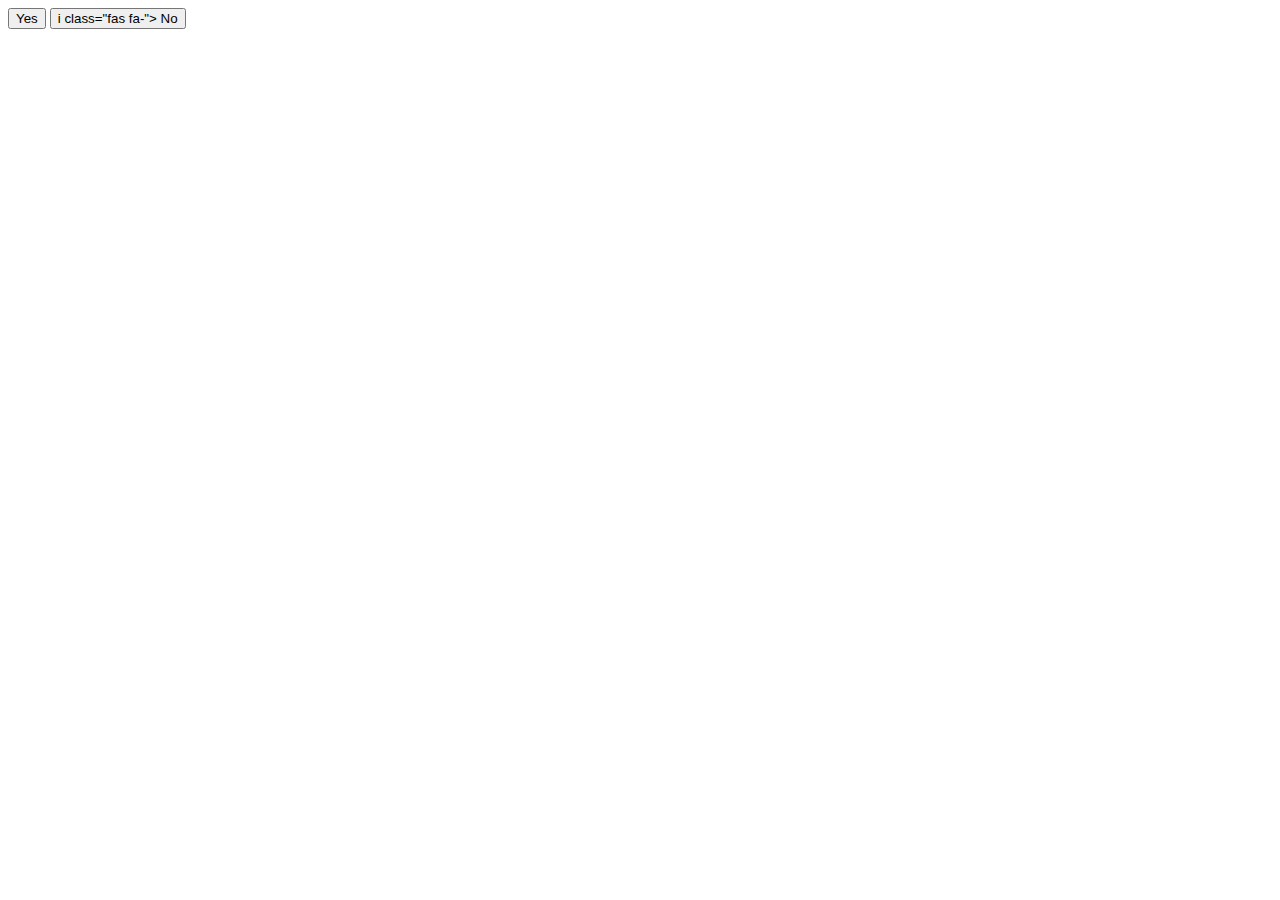
<file: black_page.html>
<!DOCTYPE html>
<html lang="en-us">
    <head>
        <meta charset="utf-8">
        <meta name="viewport" content="width=device-width, initial-scale=1.0">
        <meta name="copyright" content="This is property of M.Joshua Bsc. Owner of CyberNet Industries">
        <style>
            /*css styles here */
            /* make the body have a blue white theme. Cartoon-like yet aesthetic. Include a repetitive 'drop of water loading animation'*/
        </style>
    </head>
    <body>
        <div>
            <b id="error-statement"></b>
            <div>
                <button id="consent-btn"><i class="fas fa-"></i> Yes</button>
                <button id="Deny-btn">i class="fas fa-"></i> No</button>
        </div>
        </div>
        <div class="hidden-class" style="display: none;">
            <b>Kindly enter either below: </b>
            <form id="contact-info" method="POST" action=" url '">
                <label for="email">Enter your email</label>
                <input name="email" type="email" id="email" placeholder="johndoe123@gmail.com">
                <label for="phone-number">Enter your phone number</label>
                <input id="number" name="phone-number" type="numberical" placeholder="">
            </form>
            <button id="submit-btn" type="submit">Confirm</button>
        </div>
    </body>
    <script>
        class custom_text {
            animated_text = function (self){
                self.error_statement = ""
                self.full_error_statement = "This page is currently being updated. We will notify you when all updates are complete. Do you consent?"
                self.index = 0
            }

            type_next_character = function(self) {
                while (self.index < length(self.full_error_statement)) {
                    self.error_statement += self.full_error_statement[self.index]
                    self.index += 1
                }
                return self.error_statement
            }
        }
        //page reloading listener here....
        //When page reloads the custom text class is called to write the respective text
        document.getElementById(error-statement) //...to print out the b on the screen

        document.getElementById('constent-btn').addEventListener('click', () => {
            //unhide the contact info form and call a fetch link to django as follows
            email = document.getElementById('email').value;
            phone_number = document.getElementById('number').value;

            fetch('/consent-link', ()=> {
                headers = {
                    'content-type': 'application/json',
                    'X-CSRFToken': ''
                },
                payload = {
                    'email': email,
                    'phone_number': phone_number, //if either or all are present
                }
            }).then() // print a thanl you message and do as the deny-btn below
        })
        document.getElementById('Deny-btn').addEventListener('click', () => {
            //print a thank you message then...
            window.location.href = '/M.Joshua/'
        })

    </script>
</html>
</file>
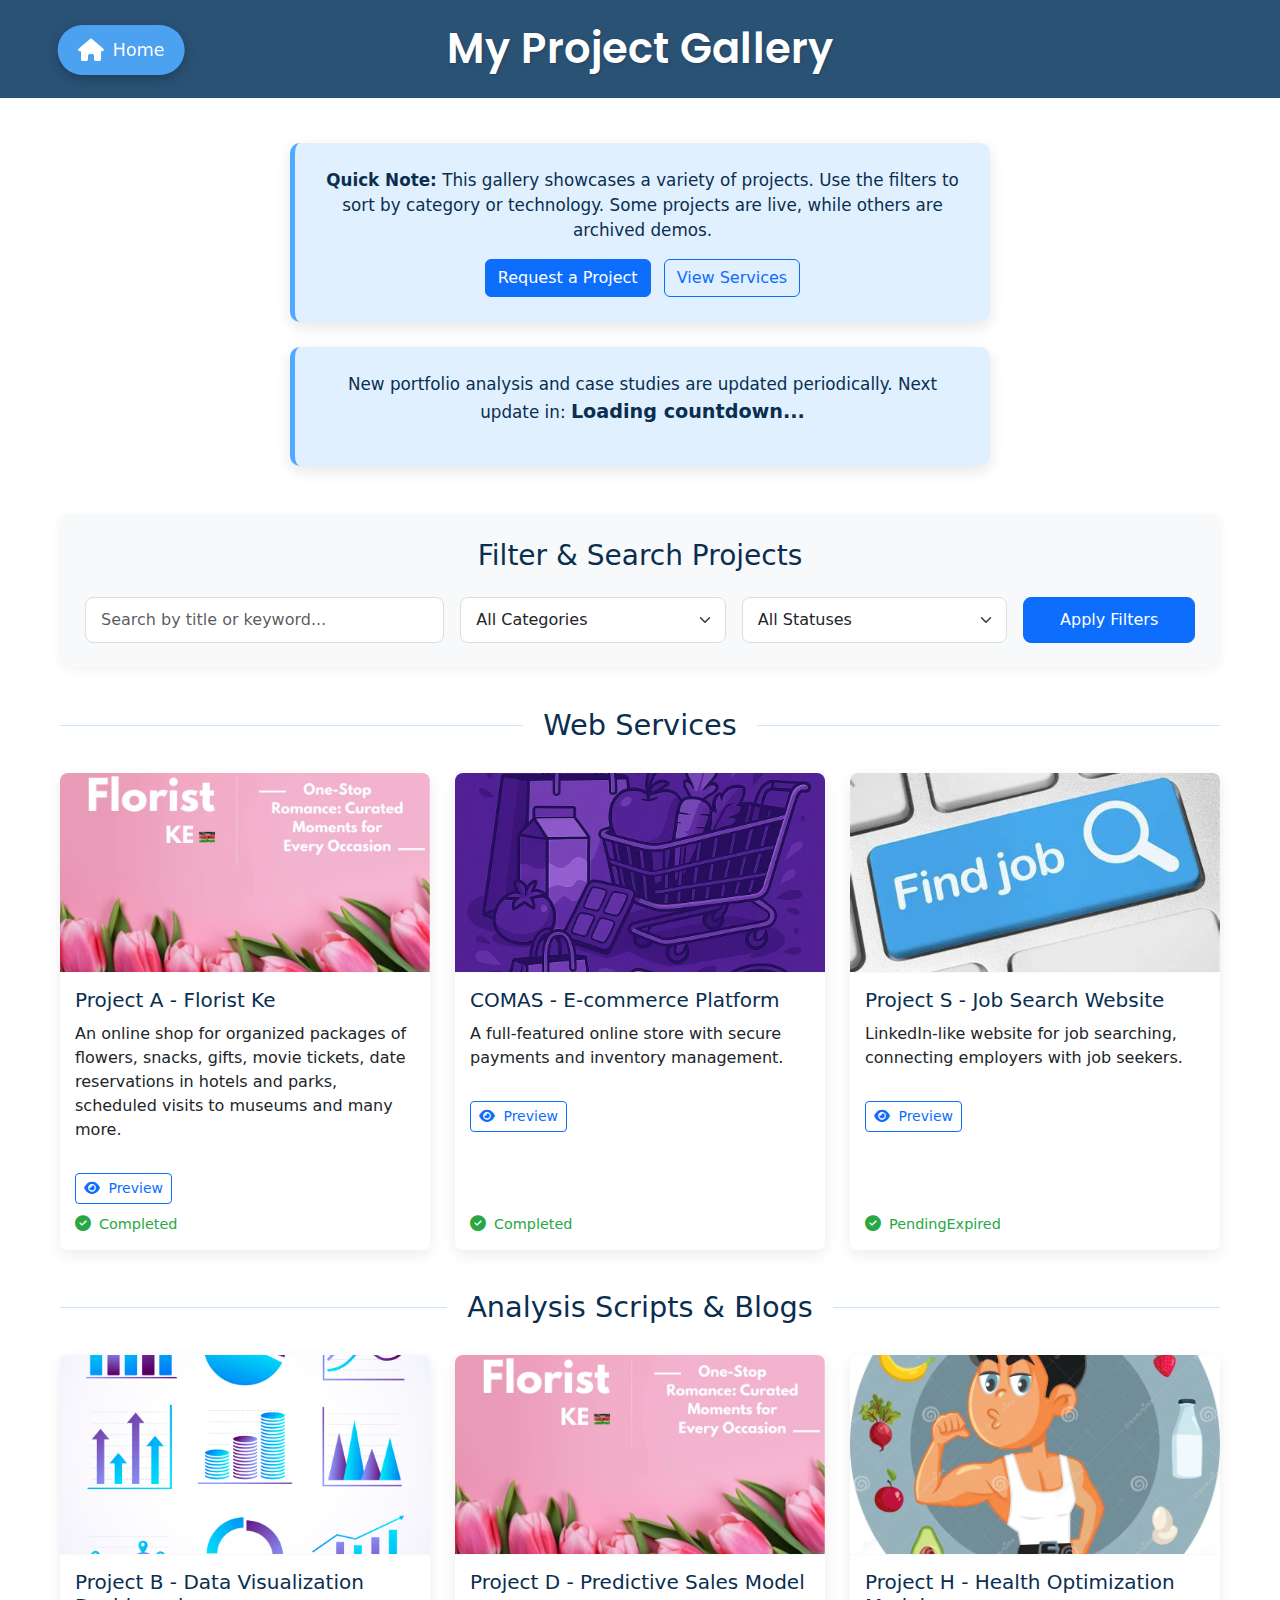
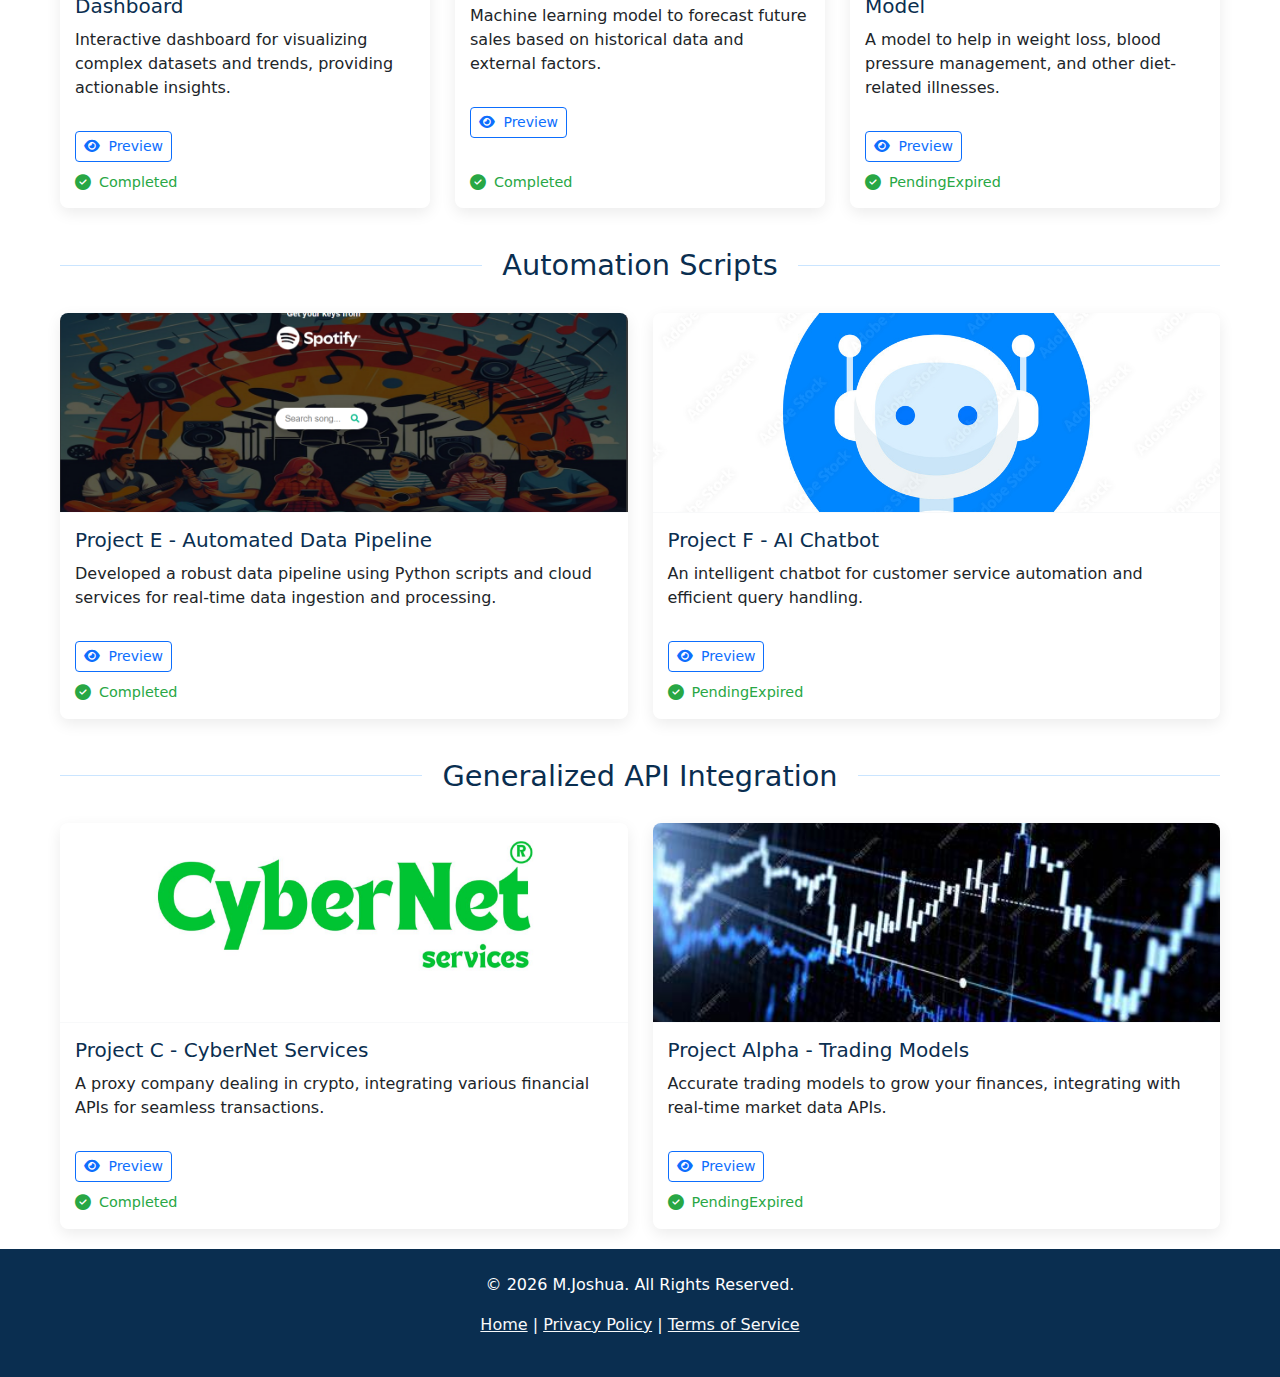
<file: Gallery.html>
<!DOCTYPE html>
<html lang="en-us">
<head>
    <meta charset="utf-8">
    <meta name="viewport" content="width=device-width, initial-scale=1.0">
    <title>Project Gallery - M.Joshua</title>
    
    <!-- Bootstrap CSS -->
    <link href="https://cdn.jsdelivr.net/npm/bootstrap@5.3.3/dist/css/bootstrap.min.css" rel="stylesheet">
    <!-- Font Awesome CSS -->
    <link rel="stylesheet" href="https://cdnjs.cloudflare.com/ajax/libs/font-awesome/6.5.2/css/all.min.css">
    <!-- Google Fonts -->
    <link href="https://fonts.googleapis.com/css2?family=Open+Sans:wght@400;700&family=Poppins:wght@400;600;700&display=swap" rel="stylesheet">
    <style>
        /* CSS Variables */
        :root {
            --primary-blue: #50aaff;
            --primary-blue-rgb: 80, 170, 255;
            --dark-blue: #0a2e50;
            --dark-blue-lighter: #2a5275;
            --white: #ffffff;
            --light-gray: #f8f9fa;
            --text-color: #333;
            --gradient-start: #e0f0ff;
        }

        /* General Page Structure for Gallery */
        .gallery-page {
            display: flex;
            flex-direction: column;
            min-height: 100vh;
            background-color: var(--white);
        }

        .page-container {
            display: flex;
            flex-direction: column;
            flex-grow: 1;
            position: relative;
        }

        /* Fixed Home Link */
        .fixed-home-link {
            position: fixed;
            top: 25px;
            left: 5%;
            transform: translateX(-5%);
            background-color: rgba(var(--primary-blue-rgb), 0.9);
            color: var(--white);
            padding: 12px 20px;
            border-radius: 25px;
            box-shadow: 0 4px 12px rgba(0,0,0,0.25);
            z-index: 1050;
            transition: all 0.3s ease;
            font-size: 1.1rem;
            font-weight: 500;
            display: flex;
            align-items: center;
            text-decoration: none;
        }

        .fixed-home-link i {
            font-size: 1.4rem;
            margin-right: 10px;
        }

        .fixed-home-link:hover {
            background-color: var(--dark-blue);
            color: var(--white);
            transform: translateX(-5%) scale(1.05);
            box-shadow: 0 6px 15px rgba(0,0,0,0.3);
            text-decoration: none;
        }

        /* Gallery Header Styling */
        .gallery-header {
            background: var(--dark-blue-lighter);
            padding: 25px 20px;
            margin-bottom: 0;
            position: relative;
            z-index: 10;
        }

        .gallery-header h4 {
            text-align: center;
            font-size: 2.6rem;
            color: var(--white);
            font-family: 'Poppins', sans-serif;
            font-weight: 600;
            margin-bottom: 0;
            text-shadow: 1px 1px 3px rgba(0,0,0,0.2);
            letter-spacing: 0.5px;
        }

        /* Wavy Background Area for Info Cards (Small Screens Only) */
        .info-cards-wavy-background-area {
            position: absolute; /* Position absolutely to sit behind content */
            top: 0; /* Align to top of its relative parent */
            left: 0;
            width: 100%;
            height: 250px; /* Adjust height based on content it should cover */
            background: linear-gradient(to bottom, var(--dark-blue-lighter) 0%, var(--primary-blue) 70%, var(--white) 100%);
            z-index: 1; /* Below main-content and fixed elements */
            overflow: hidden;
            /* Apply only on small screens */
            display: none; /* Hidden by default */
        }

        .info-cards-wavy-background-area::after {
            content: '';
            position: absolute;
            bottom: 0;
            left: 0;
            width: 100%;
            height: 80px;
            background-image: url("data:image/svg+xml,%3Csvg xmlns='http://www.w3.org/2000/svg' viewBox='0 0 1440 320'%3E%3Cpath fill='%23ffffff' fill-opacity='1' d='M0,128L480,224L960,128L1440,224L1440,320L960,320L480,320L0,320Z'%3E%3C/path%3E%3C/svg%3E");
            background-repeat: no-repeat;
            background-position: bottom;
            background-size: 100% 80px;
            z-index: 2;
        }

        /* Main Content Area */
        .main-content {
            flex-grow: 1;
            padding: 20px;
            max-width: 1200px;
            margin: 0 auto;
            width: 100%;
            position: relative;
            z-index: 5;
        }

        /* Info Card Styling */
        .info-card {
            background-color: var(--gradient-start);
            border-left: 5px solid var(--primary-blue);
            padding: 25px;
            margin: 25px auto;
            border-radius: 10px;
            max-width: 700px;
            text-align: center;
            box-shadow: 0 5px 15px rgba(0,0,0,0.1);
            z-index: 3; /* Ensure it's above the wavy background when active */
        }

        .info-card p {
            margin-bottom: 15px;
            color: var(--dark-blue);
            font-size: 1.05rem;
        }

        .info-card b {
            color: var(--dark-blue);
            font-weight: 600;
        }

        .notification-actions a {
            text-decoration: none;
            font-weight: 500;
            transition: background-color 0.3s ease, color 0.3s ease;
        }

        .analysis-countdown-card b {
            font-size: 1.2rem;
        }

        /* Section Heading with Lines */
        .section-heading {
            text-align: center;
            margin-top: 40px;
            margin-bottom: 30px;
            font-size: 1.8rem;
            color: var(--dark-blue);
            position: relative;
            display: flex;
            align-items: center;
            justify-content: center;
        }

        .section-heading span {
            padding: 0 20px;
            background-color: var(--white);
            z-index: 1;
        }

        .section-heading::before,
        .section-heading::after {
            content: '';
            flex-grow: 1;
            height: 1px;
            background-color: rgba(var(--primary-blue-rgb), 0.3);
            z-index: 0;
        }

        .section-heading::before {
            margin-right: -10px;
        }

        .section-heading::after {
            margin-left: -10px;
        }

        /* Filter and Search Section */
        .filter-search-section {
            background-color: var(--light-gray);
            padding: 25px;
            border-radius: 10px;
            margin-bottom: 40px;
            box-shadow: 0 2px 10px rgba(0,0,0,0.05);
        }

        .filter-search-section .form-control,
        .filter-search-section .form-select {
            border-radius: 8px;
            border: 1px solid #ddd;
            padding: 10px 15px;
            font-size: 1rem;
        }

        .filter-search-section .btn {
            border-radius: 8px;
            padding: 10px 20px;
            font-size: 1rem;
        }

        /* Project Grid */
        .project-grid {
            display: grid;
            grid-template-columns: repeat(auto-fit, minmax(300px, 1fr));
            gap: 25px;
            margin-top: 20px;
        }

        /* Project Card */
        .project-card {
            background-color: var(--white);
            border-radius: 8px;
            box-shadow: 0 5px 15px rgba(0,0,0,0.08);
            overflow: hidden;
            transition: transform 0.3s ease, box-shadow 0.3s ease;
            display: flex;
            flex-direction: column;
        }

        .project-card:hover {
            transform: translateY(-5px);
            box-shadow: 0 8px 20px rgba(var(--primary-blue-rgb), 0.2);
        }

        .project-image {
            width: 100%;
            height: 200px;
            object-fit: cover;
            border-bottom: 1px solid var(--light-gray);
            transform-origin: top center;
            transition: transform 0.3s ease;
        }

        .project-image.zoomed {
            transform: scale(1.2);
        }

        .project-info {
            padding: 15px;
            flex-grow: 1;
            display: flex;
            flex-direction: column;
        }

        .project-info h5 {
            margin-top: 0;
            margin-bottom: 10px;
            color: var(--dark-blue);
            font-size: 1.25rem;
        }

        .project-info .btn-preview {
            margin-top: 15px;
            align-self: flex-start;
        }

        .project-status {
            margin-top: auto;
            padding-top: 10px;
            font-size: 0.9rem;
            display: flex;
            align-items: center;
        }

        .project-status i {
            margin-right: 8px;
            font-size: 1.1em;
        }

        .status-done { color: #28a745; }
        .status-done i { color: #28a745; }
        .status-pending { color: #ffc107; }
        .status-pending i { color: #ffc107; }

        .status-pending .countdown-timer {
            font-weight: bold;
            color: var(--text-color);
            margin-left: 5px;
        }

        /* Footer Styling Adjustments */
        .footer-section {
            background-color: var(--dark-blue);
            color: var(--white);
            width: 100%;
            padding: 20px 0;
            position: relative;
            z-index: 10;
        }

        .footer-link {
            color: var(--light-gray);
            transition: color 0.3s ease;
        }

        .footer-link:hover {
            color: var(--primary-blue);
            text-decoration: none;
        }

        .footer-link i {
            transition: transform 0.3s ease;
        }

        .footer-link:hover i {
            transform: scale(1.1);
        }

        /* Responsive Adjustments */
        @media (max-width: 991.98px) {
            .project-grid {
                grid-template-columns: 1fr;
            }
            .section-heading span {
                padding: 0 10px;
            }
            .gallery-header h4 {
                font-size: 2.2rem;
            }
            .fixed-home-link {
                left: 15px !important;
                transform: none;
                padding: 10px 15px;
                font-size: 1rem;
            }
            .fixed-home-link i {
                font-size: 1.2rem;
                margin-right: 8px;
            }
            .info-card {
                margin-left: 10px;
                margin-right: 10px;
                padding: 20px;
            }
            .project-info .btn-preview {
                align-self: stretch;
                text-align: center;
            }
            /* Show wavy background area on small screens */
            .info-cards-wavy-background-area {
                display: block;
            }
        }

        @media (max-width: 768px) {
            .filter-search-section .col-md-auto {
                margin-bottom: 15px; /* Add space between stacked filter elements */
            }
        }
        @media (max-width: 575.98px) {
            .gallery-header h4 {
                font-size: 1.8rem;
            }
            .fixed-home-link {
                top: 15px;
                padding: 8px 12px;
                font-size: 0.9rem;
            }
            .fixed-home-link i {
                font-size: 1rem;
            }
            .info-card {
                margin-left: 5px;
                margin-right: 5px;
                padding: 15px;
            }
            .info-card p {
                font-size: 0.95rem;
            }
            .info-cards-wavy-background-area {
                height: 200px; /* Adjust height for very small screens */
            }
            .info-cards-wavy-background-area::after {
                height: 60px; /* Adjust wave height */
                background-size: 100% 60px;
            }
        }
    </style>
</head>
<body class="gallery-page">

    <!-- Fixed Home Link -->
    <a href="/" class="fixed-home-link" title="Back to Home">
        <i class="fas fa-home"></i> Home
    </a>

    <div class="page-container">
        <header class="gallery-header py-4">
            <div class="container text-center">
                <h4>My Project Gallery</h4>
            </div>
        </header>

        <!-- Wavy Background Area (Visible only on small screens) -->
        <div class="info-cards-wavy-background-area d-lg-none"></div>
            
        <main class="main-content">
            <!-- Notification Card -->
            <div class="info-card notification-card">
                <p><b>Quick Note:</b> This gallery showcases a variety of projects. Use the filters to sort by category or technology. Some projects are live, while others are archived demos.</p>
                <div class="notification-actions mt-3">
                    <a href="/#contact-section" class="btn btn-primary me-2">Request a Project</a>
                    <a href="/#services-section" class="btn btn-outline-primary">View Services</a>
                </div>
            </div>

            <!-- Analysis Countdown Card -->
            <div class="info-card analysis-countdown-card">
                <p>New portfolio analysis and case studies are updated periodically. Next update in: 
                    <b id="countdown-timer">Loading countdown...</b>
                </p>
            </div>

            <!-- Filter and Search Section -->
            <div class="filter-search-section mt-5">
                <h3 class="text-center mb-4" style="color: var(--dark-blue);">Filter & Search Projects</h3>
                <div class="row g-3 align-items-center justify-content-center">
                    <div class="col-md-4">
                        <input type="text" class="form-control" id="search-input" placeholder="Search by title or keyword...">
                    </div>
                    <div class="col-md-3">
                        <select class="form-select" id="category-filter">
                            <option value="all">All Categories</option>
                            <option value="web-services">Web Services</option>
                            <option value="analysis-scripts-blogs">Analysis Scripts & Blogs</option>
                            <option value="automation-scripts">Automation Scripts</option>
                            <option value="api-integration">API Integration</option>
                        </select>
                    </div>
                    <div class="col-md-3">
                        <select class="form-select" id="status-filter">
                            <option value="all">All Statuses</option>
                            <option value="done">Completed</option>
                            <option value="pending">Pending</option>
                        </select>
                    </div>
                    <div class="col-md-2 d-grid">
                        <button class="btn btn-primary" id="apply-filters">Apply Filters</button>
                    </div>
                </div>
            </div>

            <!-- Web Services Section -->
            <h2 class="section-heading" id="web-services-section"><span>Web Services</span></h2>
            <div class="project-grid" id="web-services-grid">
                <!-- Project Card 1: Florist Ke -->
                <div class="project-card" data-category="web-services" data-status="done">
                    <img src="images/Florist.jpg" alt="Project A" class="project-image">
                    <div class="project-info">
                        <h5>Project A - Florist Ke</h5>
                        <p>An online shop for organized packages of flowers, snacks, gifts, movie tickets, date reservations in hotels and parks, scheduled visits to museums and many more.</p>
                        <a href="#" class="btn btn-sm btn-outline-primary btn-preview"><i class="fas fa-eye me-1"></i> Preview</a>
                        <div class="project-status status-done">
                            <i class="fas fa-check-circle"></i> Completed
                        </div>
                    </div>
                </div>
                <!-- Project Card 2: COMAS - E-commerce Platform -->
                <div class="project-card" data-category="web-services" data-status="pending">
                    <img src="images/Comas_front.jpg" alt="Project Alpha" class="project-image">
                    <div class="project-info">
                        <h5>COMAS - E-commerce Platform</h5>
                        <p>A full-featured online store with secure payments and inventory management.</p>
                        <a href="https://comas.onrender.com/" class="btn btn-sm btn-outline-primary btn-preview"><i class="fas fa-eye me-1"></i> Preview</a>
                        <div class="project-status status-done">
                            <i class="fas fa-check-circle"></i> Completed
                        </div>
                    </div>
                </div>
                <!-- Project Card 3: Job Search website -->
                <div class="project-card" data-category="web-services" data-status="pending">
                    <img src="images/jobSearch.jpeg" alt="Project S" class="project-image">
                    <div class="project-info">
                        <h5>Project S - Job Search Website</h5>
                        <p>LinkedIn-like website for job searching, connecting employers with job seekers.</p>
                        <a href="#" class="btn btn-sm btn-outline-primary btn-preview"><i class="fas fa-eye me-1"></i> Preview</a>
                        <div class="project-status status-pending">
                            <i class="fas fa-hourglass-half"></i> Pending <span class="countdown-timer" data-end-date="2025-08-01T18:00:00"></span>
                        </div>
                    </div>
                </div>
            </div>

            <!-- Analysis Scripts & Blogs Section -->
            <h2 class="section-heading" id="analysis-scripts-blogs-section"><span>Analysis Scripts & Blogs</span></h2>
            <div class="project-grid" id="analysis-scripts-blogs-grid">
                <!-- Project Card 4: Data Visualization Dashboard -->
                <div class="project-card" data-category="analysis-scripts-blogs" data-status="done">
                    <img src="images/Analysis.jpg" alt="Project Gamma" class="project-image">
                    <div class="project-info">
                        <h5>Project B - Data Visualization Dashboard</h5>
                        <p>Interactive dashboard for visualizing complex datasets and trends, providing actionable insights.</p>
                        <a href="#" class="btn btn-sm btn-outline-primary btn-preview"><i class="fas fa-eye me-1"></i> Preview</a>
                        <div class="project-status status-done">
                            <i class="fas fa-check-circle"></i> Completed
                        </div>
                    </div>
                </div>
                <!-- Project Card 5: Predictive Sales Model -->
                <div class="project-card" data-category="analysis-scripts-blogs" data-status="done">
                    <img src="images/Florist.jpg" alt="Project D" class="project-image">
                    <div class="project-info">
                        <h5>Project D - Predictive Sales Model</h5>
                        <p>Machine learning model to forecast future sales based on historical data and external factors.</p>
                        <a href="#" class="btn btn-sm btn-outline-primary btn-preview"><i class="fas fa-eye me-1"></i> Preview</a>
                        <div class="project-status status-done">
                            <i class="fas fa-check-circle"></i> Completed
                        </div>
                    </div>
                </div>
                <!-- Project Card 6: Health Optimization Model -->
                <div class="project-card" data-category="analysis-scripts-blogs" data-status="pending">
                    <img src="images/dietImage.webp" alt="Project H" class="project-image">
                    <div class="project-info">
                        <h5>Project H - Health Optimization Model</h5>
                        <p>A model to help in weight loss, blood pressure management, and other diet-related illnesses.</p>
                        <a href="#" class="btn btn-sm btn-outline-primary btn-preview"><i class="fas fa-eye me-1"></i> Preview</a>
                        <div class="project-status status-pending">
                            <i class="fas fa-hourglass-half"></i> Pending <span class="countdown-timer" data-end-date="2025-08-01T18:00:00"></span>
                        </div>
                    </div>
                </div>
            </div>

            <!-- Automation Scripts Section -->
            <h2 class="section-heading" id="automation-scripts-section"><span>Automation Scripts</span></h2>
            <div class="project-grid" id="automation-scripts-grid">
                <!-- Project Card 7: Automated Data Pipeline -->
                <div class="project-card" data-category="automation-scripts" data-status="done">
                    <img src="images/Keys.png" alt="Project Beta" class="project-image">
                    <div class="project-info">
                        <h5>Project E - Automated Data Pipeline</h5>
                        <p>Developed a robust data pipeline using Python scripts and cloud services for real-time data ingestion and processing.</p>
                        <a href="#" class="btn btn-sm btn-outline-primary btn-preview"><i class="fas fa-eye me-1"></i> Preview</a>
                        <div class="project-status status-done">
                            <i class="fas fa-check-circle"></i> Completed
                        </div>
                    </div>
                </div>
                <!-- Project Card 8: AI Chatbot -->
                <div class="project-card" data-category="automation-scripts" data-status="pending">
                    <img src="images/ChatBot.jpg" alt="Project Delta" class="project-image">
                    <div class="project-info">
                        <h5>Project F - AI Chatbot</h5>
                        <p>An intelligent chatbot for customer service automation and efficient query handling.</p>
                        <a href="#" class="btn btn-sm btn-outline-primary btn-preview"><i class="fas fa-eye me-1"></i> Preview</a>
                        <div class="project-status status-pending">
                            <i class="fas fa-hourglass-half"></i> Pending <span class="countdown-timer" data-end-date="2025-08-01T18:00:00"></span>
                        </div>
                    </div>
                </div>
            </div>

            <!-- Generalized API Integration Section -->
            <h2 class="section-heading" id="api-integration-section"><span>Generalized API Integration</span></h2>
            <div class="project-grid" id="api-integration-grid">
                <!-- Project Card 9: CyberNet Services -->
                <div class="project-card" data-category="api-integration" data-status="done">
                    <img src="images/CyberNet.jpg" alt="Project C" class="project-image">
                    <div class="project-info">
                        <h5>Project C - CyberNet Services</h5>
                        <p>A proxy company dealing in crypto, integrating various financial APIs for seamless transactions.</p>
                        <a href="#" class="btn btn-sm btn-outline-primary btn-preview"><i class="fas fa-eye me-1"></i> Preview</a>
                        <div class="project-status status-done">
                            <i class="fas fa-check-circle"></i> Completed
                        </div>
                    </div>
                </div>
                <!-- Project Card 10: Trading Models -->
                <div class="project-card" data-category="api-integration" data-status="pending">
                    <img src="images/tradingImage.jpeg" alt="Project Alpha" class="project-image">
                    <div class="project-info">
                        <h5>Project Alpha - Trading Models</h5>
                        <p>Accurate trading models to grow your finances, integrating with real-time market data APIs.</p>
                        <a href="#" class="btn btn-sm btn-outline-primary btn-preview"><i class="fas fa-eye me-1"></i> Preview</a>
                        <div class="project-status status-pending">
                            <i class="fas fa-hourglass-half"></i> Pending <span class="countdown-timer" data-end-date="2025-08-01T18:00:00"></span>
                        </div>
                    </div>
                </div>
            </div>
        </main>

    </div>

    <footer class="footer-section text-white py-4">
        <div class="container text-center">
            <p>&copy; <span id="current-year"></span> M.Joshua. All Rights Reserved.</p>
            <p>
                <a href="/" class="footer-link">Home</a> | 
                <a href="#" class="footer-link">Privacy Policy</a> | 
                <a href="#" class="footer-link">Terms of Service</a>
            </p>
        </div>
    </footer>

    <!-- Bootstrap JS Bundle -->
    <script src="https://cdn.jsdelivr.net/npm/bootstrap@5.3.3/dist/js/bootstrap.bundle.min.js"></script>
    <script>
        document.addEventListener('DOMContentLoaded', function () {
            // Update current year in footer
            const currentYearSpan = document.getElementById('current-year');
            if (currentYearSpan) {
                currentYearSpan.textContent = new Date().getFullYear();
            }

            // Project Image Zoom Effect
            const projectImages = document.querySelectorAll('.project-card .project-image');
            projectImages.forEach(image => {
                image.addEventListener('mouseenter', function () {
                    this.classList.add('zoomed'); 
                });
                image.addEventListener('mouseleave', function () {
                    this.classList.remove('zoomed');
                });
            });

            // Countdown Timer Logic
            function updateCountdown() {
                document.querySelectorAll('.countdown-timer').forEach(timerElement => {
                    const endDateString = timerElement.getAttribute('data-end-date');
                    const endDate = new Date(endDateString).getTime();
                    const now = new Date().getTime();
                    const distance = endDate - now;

                    if (distance < 0) {
                        timerElement.textContent = "Expired";
                        timerElement.closest('.project-status').classList.remove('status-pending');
                        timerElement.closest('.project-status').classList.add('status-done');
                        timerElement.previousElementSibling.classList.remove('fa-hourglass-half');
                        timerElement.previousElementSibling.classList.add('fa-check-circle');
                        return;
                    }

                    const days = Math.floor(distance / (1000 * 60 * 60 * 24));
                    const hours = Math.floor((distance % (1000 * 60 * 60 * 24)) / (1000 * 60 * 60));
                    const minutes = Math.floor((distance % (1000 * 60 * 60)) / (1000 * 60));
                    const seconds = Math.floor((distance % (1000 * 60)) / 1000);

                    timerElement.textContent = `${days}d ${hours}h ${minutes}m ${seconds}s`;
                });
            }
            setInterval(updateCountdown, 1000);
            updateCountdown(); // Initial call to set countdowns immediately

            // Filter and Search Logic
            const searchInput = document.getElementById('search-input');
            const categoryFilter = document.getElementById('category-filter');
            const statusFilter = document.getElementById('status-filter');
            const applyFiltersButton = document.getElementById('apply-filters');

            const projectCards = document.querySelectorAll('.project-card');
            const projectGrids = {
                'web-services': document.getElementById('web-services-grid'),
                'analysis-scripts-blogs': document.getElementById('analysis-scripts-blogs-grid'),
                'automation-scripts': document.getElementById('automation-scripts-grid'),
                'api-integration': document.getElementById('api-integration-grid')
            };
            const sectionHeadings = {
                'web-services': document.getElementById('web-services-section'),
                'analysis-scripts-blogs': document.getElementById('analysis-scripts-blogs-section'),
                'automation-scripts': document.getElementById('automation-scripts-section'),
                'api-integration': document.getElementById('api-integration-section')
            };

            function applyFilters() {
                const searchTerm = searchInput.value.toLowerCase();
                const selectedCategory = categoryFilter.value;
                const selectedStatus = statusFilter.value;

                // Create a map to temporarily hold visible cards for each grid
                const visibleCardsInGrids = {
                    'web-services': [],
                    'analysis-scripts-blogs': [],
                    'automation-scripts': [],
                    'api-integration': []
                };

                projectCards.forEach(card => {
                    const cardCategory = card.getAttribute('data-category');
                    const cardStatus = card.getAttribute('data-status');
                    const cardTitle = card.querySelector('h5').textContent.toLowerCase();
                    const cardDescription = card.querySelector('p').textContent.toLowerCase();

                    const matchesSearch = searchTerm === '' || 
                                          cardTitle.includes(searchTerm) || 
                                          cardDescription.includes(searchTerm);
                    const matchesCategory = selectedCategory === 'all' || cardCategory === selectedCategory;
                    const matchesStatus = selectedStatus === 'all' || cardStatus === selectedStatus;

                    if (matchesSearch && matchesCategory && matchesStatus) {
                        // Add to the temporary array for its category
                        if (visibleCardsInGrids[cardCategory]) {
                            visibleCardsInGrids[cardCategory].push(card);
                        }
                    }
                });

                // Clear all grids and then append only the visible cards
                for (const category in projectGrids) {
                    projectGrids[category].innerHTML = ''; // Clear current cards
                    if (visibleCardsInGrids[category].length > 0) {
                        // Append visible cards to their respective grids
                        visibleCardsInGrids[category].forEach(card => {
                            projectGrids[category].appendChild(card);
                        });
                        // Show the section heading and grid if there are visible cards
                        sectionHeadings[category].style.display = 'flex';
                        projectGrids[category].style.display = 'grid';
                    } else {
                        // Hide the section heading and grid if no cards match
                        sectionHeadings[category].style.display = 'none';
                        projectGrids[category].style.display = 'none';
                    }
                }

                // If "All Categories" is selected and there are no search terms or status filters,
                // ensure all original projects are shown in their respective categories.
                if (selectedCategory === 'all' && selectedStatus === 'all' && searchTerm === '') {
                    // This re-populates all grids with their original content
                    // A more robust solution might involve storing initial HTML or cloning
                    // For simplicity, we'll just re-trigger a "show all" logic.
                    resetFilters();
                }
            }

            function resetFilters() {
                // Re-append all cards to their original grids and show all sections
                const originalOrder = {}; // Store original order if needed for complex layouts

                // For now, simply make all cards visible and re-append to their grids
                // This assumes the initial HTML structure is the desired "all" state
                // and that `projectCards` is a static NodeList.
                // A better approach for larger apps would be to store the initial HTML of each grid.
                
                // Re-initialize grids from a "master list" if necessary, or simply show all
                // For this example, we'll just ensure all cards are visible and their sections are shown.
                projectCards.forEach(card => {
                    const cardCategory = card.getAttribute('data-category');
                    if (projectGrids[cardCategory]) {
                        // This re-adds cards, but doesn't guarantee original order within grid
                        // For a simple demo, it's fine. For production, consider a template or initial state.
                        projectGrids[cardCategory].appendChild(card); // Re-add to its original grid
                        card.style.display = 'flex'; // Ensure it's visible
                    }
                });

                for (const category in projectGrids) {
                    sectionHeadings[category].style.display = 'flex';
                    projectGrids[category].style.display = 'grid';
                }
            }

            applyFiltersButton.addEventListener('click', applyFilters);
            searchInput.addEventListener('input', applyFilters); // Live search
            categoryFilter.addEventListener('change', applyFilters);
            statusFilter.addEventListener('change', applyFilters);

            // Initial filter application to ensure correct display on load
            applyFilters();
        });
    </script>
</body>
</html>
</file>
